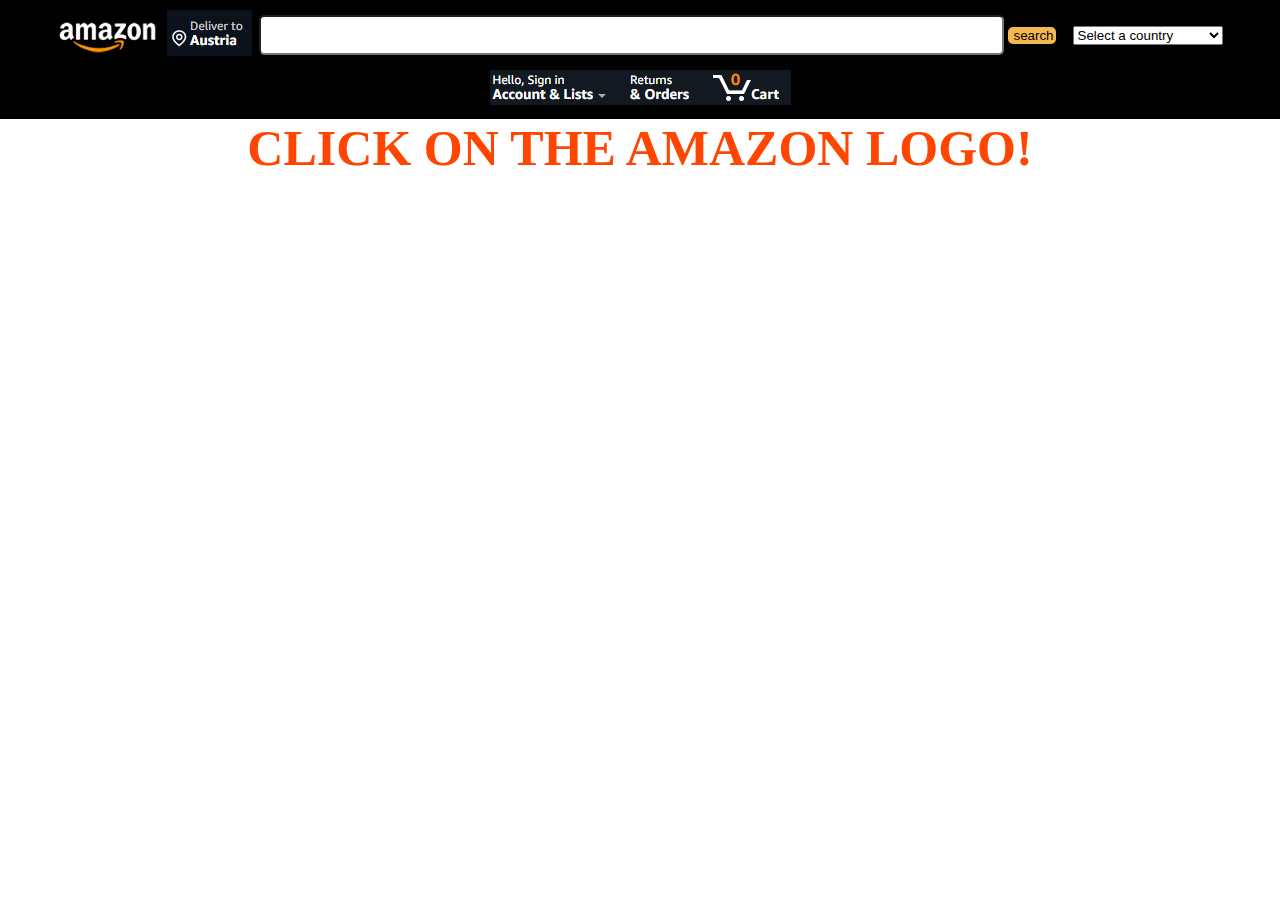
<file: Day-4-exercises/index.html>
<!DOCTYPE html>
<html lang="en">
<head>
    <meta charset="UTF-8">
    <meta http-equiv="X-UA-Compatible" content="IE=edge">
    <meta name="viewport" content="width=device-width, initial-scale=1.0">
    <title>Day 4</title>
    <link rel="stylesheet" href="style.css">
</head>
<body>
    <!-- navbar start -->
    <div class="navbar">
        <div class="logo">
            <a href="https://www.amazon.com">
            <img src="images/amazon-logo.png" alt="Logo" class="logo">
        </a>
        </div>
        <div class="austira">
            <img src="images/dta.png" alt="Image not found"> 
        </div>
        <div class="search-div">
            <input type="search" name="" id="search-bar">
            <button>search</button class="icon">
        </div>

        <div></div>

        <div>
            <select class="countries">
                <option value="  " selected>Select a country</option>
                <option value="--">Not Specified</option>
                <option value="AF">Afghanistan</option>
                <option value="AL">Albania</option>
                <option value="DZ">Algeria</option>
                <option value="AS">American Samoa</option>
                <option value="AD">Andorra</option>
                <option value="AO">Angola</option>
                <option value="AI">Anguilla</option>
                <option value="AQ">Antarctica</option>
                <option value="AG">Antigua and Barbuda</option>
                <option value="AR">Argentina</option>
                <option value="AM">Armenia</option>
                <option value="AW">Aruba</option>
                <option value="AU">Australia</option>
                <option value="AT">Austria</option>
                <option value="AZ">Azerbaijan</option>
                <option value="BS">Bahamas</option>
                <option value="BH">Bahrain</option>
                <option value="BD">Bangladesh</option>
                <option value="BB">Barbados</option>
                <option value="BY">Belarus</option>
                <option value="BE">Belgium</option>
                <option value="BZ">Belize</option>
                <option value="BJ">Benin</option>
                <option value="BM">Bermuda</option>
                <option value="BT">Bhutan</option>
                <option value="BO">Bolivia</option>
                <option value="BA">Bosnia and Herzegowina</option>
                <option value="BW">Botswana</option>
                <option value="BV">Bouvet Island</option>
                <option value="BR">Brazil</option>
                <option value="IO">British Indian Ocean Territory</option>
                <option value="BN">Brunei Darussalam</option>
                <option value="BG">Bulgaria</option>
                <option value="BF">Burkina Faso</option>
                <option value="BI">Burundi</option>
                <option value="KH">Cambodia</option>
                <option value="CM">Cameroon</option>
                <option value="CA">Canada</option>
                <option value="CV">Cape Verde</option>
                <option value="KY">Cayman Islands</option>
                <option value="CF">Central African Republic</option>
                <option value="TD">Chad</option>
                <option value="CL">Chile</option>
                <option value="CN">China</option>
                <option value="CX">Christmas Island</option>
                <option value="CC">Cocos (Keeling) Islands</option>
                <option value="CO">Colombia</option>
                <option value="KM">Comoros</option>
                <option value="CG">Congo</option>
                <option value="CD">Congo, the Democratic Republic of the</option>
                <option value="CK">Cook Islands</option>
                <option value="CR">Costa Rica</option>
                <option value="CI">Cote d'Ivoire</option>
                <option value="HR">Croatia (Hrvatska)</option>
                <option value="CU">Cuba</option>
                <option value="CY">Cyprus</option>
                <option value="CZ">Czech Republic</option>
                <option value="DK">Denmark</option>
                <option value="DJ">Djibouti</option>
                <option value="DM">Dominica</option>
                <option value="DO">Dominican Republic</option>
                <option value="TP">East Timor</option>
                <option value="EC">Ecuador</option>
                <option value="EG">Egypt</option>
                <option value="SV">El Salvador</option>
                <option value="GQ">Equatorial Guinea</option>
                <option value="ER">Eritrea</option>
                <option value="EE">Estonia</option>
                <option value="ET">Ethiopia</option>
                <option value="FK">Falkland Islands (Malvinas)</option>
                <option value="FO">Faroe Islands</option>
                <option value="FJ">Fiji</option>
                <option value="FI">Finland</option>
                <option value="FR">France</option>
                <option value="FX">France, Metropolitan</option>
                <option value="GF">French Guiana</option>
                <option value="PF">French Polynesia</option>
                <option value="TF">French Southern Territories</option>
                <option value="GA">Gabon</option>
                <option value="GM">Gambia</option>
                <option value="GE">Georgia</option>
                <option value="DE">Germany</option>
                <option value="GH">Ghana</option>
                <option value="GI">Gibraltar</option>
                <option value="GR">Greece</option>
                <option value="GL">Greenland</option>
                <option value="GD">Grenada</option>
                <option value="GP">Guadeloupe</option>
                <option value="GU">Guam</option>
                <option value="GT">Guatemala</option>
                <option value="GN">Guinea</option>
                <option value="GW">Guinea-Bissau</option>
                <option value="GY">Guyana</option>
                <option value="HT">Haiti</option>
                <option value="HM">Heard and Mc Donald Islands</option>
                <option value="VA">Holy See (Vatican City State)</option>
                <option value="HN">Honduras</option>
                <option value="HK">Hong Kong</option>
                <option value="HU">Hungary</option>
                <option value="IS">Iceland</option>
                <option value="IN">India</option>
                <option value="ID">Indonesia</option>
                <option value="IR">Iran (Islamic Republic of)</option>
                <option value="IQ">Iraq</option>
                <option value="IE">Ireland</option>
                <option value="IL">Israel</option>
                <option value="IT">Italy</option>
                <option value="JM">Jamaica</option>
                <option value="JP">Japan</option>
                <option value="JO">Jordan</option>
                <option value="KZ">Kazakhstan</option>
                <option value="KE">Kenya</option>
                <option value="KI">Kiribati</option>
                <option value="KP">Korea, Democratic People's Republic of</option>
                <option value="KR">Korea, Republic of</option>
                <option value="KW">Kuwait</option>
                <option value="KG">Kyrgyzstan</option>
                <option value="LA">Lao People's Democratic Republic</option>
                <option value="LV">Latvia</option>
                <option value="LB">Lebanon</option>
                <option value="LS">Lesotho</option>
                <option value="LR">Liberia</option>
                <option value="LY">Libyan Arab Jamahiriya</option>
                <option value="LI">Liechtenstein</option>
                <option value="LT">Lithuania</option>
                <option value="LU">Luxembourg</option>
                <option value="MO">Macau</option>
                <option value="MK">Macedonia, The Former Yugoslav Republic of</option>
                <option value="MG">Madagascar</option>
                <option value="MW">Malawi</option>
                <option value="MY">Malaysia</option>
                <option value="MV">Maldives</option>
                <option value="ML">Mali</option>
                <option value="MT">Malta</option>
                <option value="MH">Marshall Islands</option>
                <option value="MQ">Martinique</option>
                <option value="MR">Mauritania</option>
                <option value="MU">Mauritius</option>
                <option value="YT">Mayotte</option>
                <option value="MX">Mexico</option>
                <option value="FM">Micronesia, Federated States of</option>
                <option value="MD">Moldova, Republic of</option>
                <option value="MC">Monaco</option>
                <option value="MN">Mongolia</option>
                <option value="MS">Montserrat</option>
                <option value="MA">Morocco</option>
                <option value="MZ">Mozambique</option>
                <option value="MM">Myanmar</option>
                <option value="NA">Namibia</option>
                <option value="NR">Nauru</option>
                <option value="NP">Nepal</option>
                <option value="NL">Netherlands</option>
                <option value="AN">Netherlands Antilles</option>
                <option value="NC">New Caledonia</option>
                <option value="NZ">New Zealand</option>
                <option value="NI">Nicaragua</option>
                <option value="NE">Niger</option>
                <option value="NG">Nigeria</option>
                <option value="NU">Niue</option>
                <option value="NF">Norfolk Island</option>
                <option value="MP">Northern Mariana Islands</option>
                <option value="NO">Norway</option>
                <option value="OM">Oman</option>
                <option value="PK">Pakistan</option>
                <option value="PW">Palau</option>
                <option value="PA">Panama</option>
                <option value="PG">Papua New Guinea</option>
                <option value="PY">Paraguay</option>
                <option value="PE">Peru</option>
                <option value="PH">Philippines</option>
                <option value="PN">Pitcairn</option>
                <option value="PL">Poland</option>
                <option value="PT">Portugal</option>
                <option value="PR">Puerto Rico</option>
                <option value="QA">Qatar</option>
                <option value="RE">Reunion</option>
                <option value="RO">Romania</option>
                <option value="RU">Russian Federation</option>
                <option value="RW">Rwanda</option>
                <option value="KN">Saint Kitts and Nevis</option> 
                <option value="LC">Saint LUCIA</option>
                <option value="VC">Saint Vincent and the Grenadines</option>
                <option value="WS">Samoa</option>
                <option value="SM">San Marino</option>
                <option value="ST">Sao Tome and Principe</option> 
                <option value="SA">Saudi Arabia</option>
                <option value="SN">Senegal</option>
                <option value="SC">Seychelles</option>
                <option value="SL">Sierra Leone</option>
                <option value="SG">Singapore</option>
                <option value="SK">Slovakia (Slovak Republic)</option>
                <option value="SI">Slovenia</option>
                <option value="SB">Solomon Islands</option>
                <option value="SO">Somalia</option>
                <option value="ZA">South Africa</option>
                <option value="GS">South Georgia and the South Sandwich Islands</option>
                <option value="ES">Spain</option>
                <option value="LK">Sri Lanka</option>
                <option value="SH">St. Helena</option>
                <option value="PM">St. Pierre and Miquelon</option>
                <option value="SD">Sudan</option>
                <option value="SR">Suriname</option>
                <option value="SJ">Svalbard and Jan Mayen Islands</option>
                <option value="SZ">Swaziland</option>
                <option value="SE">Sweden</option>
                <option value="CH">Switzerland</option>
                <option value="SY">Syrian Arab Republic</option>
                <option value="TW">Taiwan, Province of China</option>
                <option value="TJ">Tajikistan</option>
                <option value="TZ">Tanzania, United Republic of</option>
                <option value="TH">Thailand</option>
                <option value="TG">Togo</option>
                <option value="TK">Tokelau</option>
                <option value="TO">Tonga</option>
                <option value="TT">Trinidad and Tobago</option>
                <option value="TN">Tunisia</option>
                <option value="TR">Turkey</option>
                <option value="TM">Turkmenistan</option>
                <option value="TC">Turks and Caicos Islands</option>
                <option value="TV">Tuvalu</option>
                <option value="UG">Uganda</option>
                <option value="UA">Ukraine</option>
                <option value="AE">United Arab Emirates</option>
                <option value="GB">United Kingdom</option>
                <option value="US">United States</option>
                <option value="UM">United States Minor Outlying Islands</option>
                <option value="UY">Uruguay</option>
                <option value="UZ">Uzbekistan</option>
                <option value="VU">Vanuatu</option>
                <option value="VE">Venezuela</option>
                <option value="VN">Viet Nam</option>
                <option value="VG">Virgin Islands (British)</option>
                <option value="VI">Virgin Islands (U.S.)</option>
                <option value="WF">Wallis and Futuna Islands</option>
                <option value="EH">Western Sahara</option>
                <option value="YE">Yemen</option>
                <option value="YU">Yugoslavia</option>
                <option value="ZM">Zambia</option>
                <option value="ZW">Zimbabwe</option>
            </select>
        </div>

        <div class="navend">
            <img src="images/nav-end.png" alt="" >
        </div>
        
    </div>
        <!-- navbar end -->
        <div class="topSecret">
            CLICK ON THE AMAZON LOGO!
        </div>

</body>
</html>
</file>
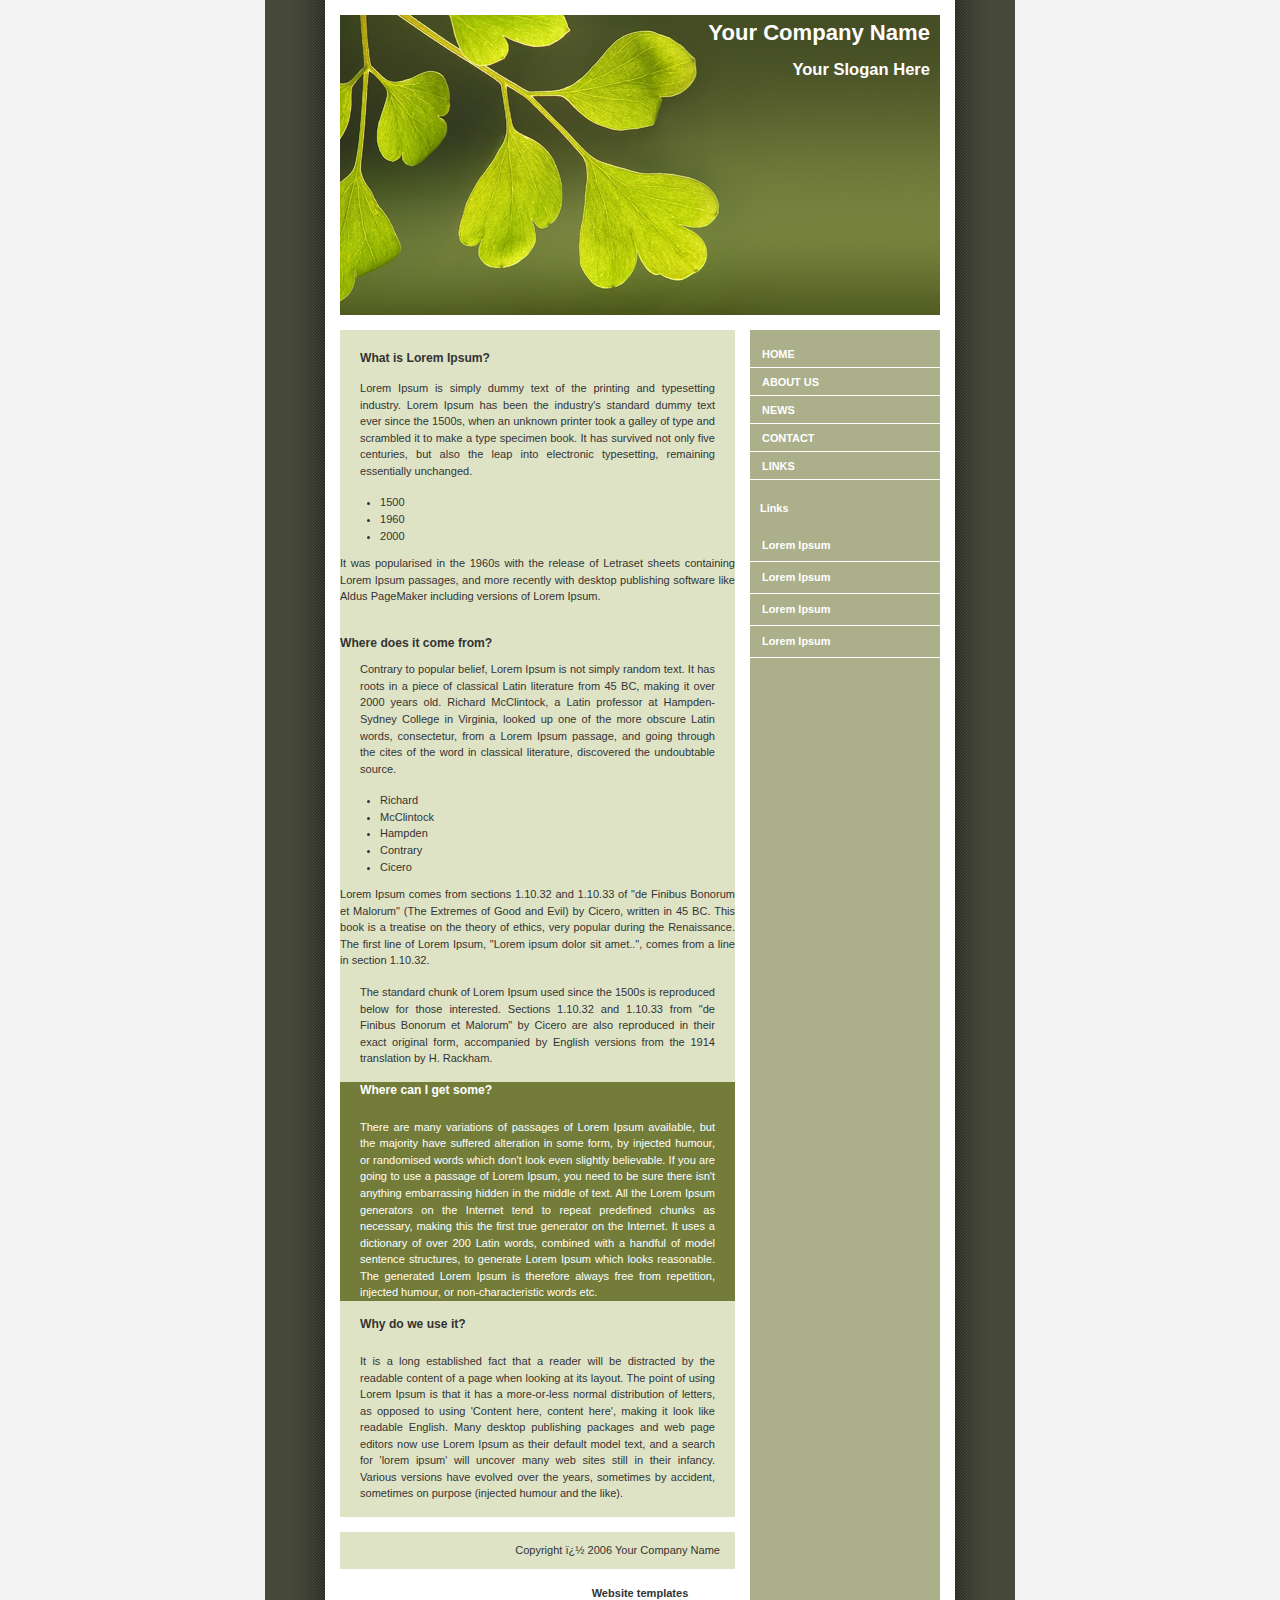
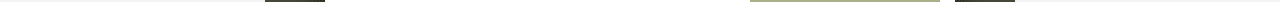
<file: Day-3-exercises/Intermediate/index.html>
<!DOCTYPE html PUBLIC "-//W3C//DTD XHTML 1.0 Strict//EN"
	"http://www.w3.org/TR/xhtml1/DTD/xhtml1-strict.dtd">
<html xmlns="http://www.w3.org/1999/xhtml" xml:lang="en" >
<head>
	<meta http-equiv="content-type" content="text/html; charset=iso-8859-1" />
	<title>Your Company Name</title>
	<link rel="stylesheet" type="text/css" media="screen" href="style.css" />

	<!-- Your CSS goes here -->
	<style>
        .container
        {
            background-color: #464939;
        }

        h3
        {
            font-size: 12pt;
        }

        #participation
        {
            background-color: #747C3A;
            color: white;
        }

        .danger
        {
            color: brown, bold;
        }

        ul  > li
        {
            color: #525D21, italic;
        }

        .year.strong 
        {
            color: #DD8804;
        } 

	</style>

</head>
<body>

	<div id="container">
		<div id="intro">
			<div id="pageHeader">
				<h1><span>Your Company Name</span></h1>
				<h2><span>Your Slogan Here</span></h2>
			</div>
		</div>

		<div id="supportingText">
			<div id="explanation">
				<h3><span>What is Lorem Ipsum?</span></h3>
				<p class="p1"><span>Lorem Ipsum is simply dummy text of the printing and typesetting industry. Lorem Ipsum has been the industry's standard dummy text ever since the 1500s, when an unknown printer took a galley of type and scrambled it to make a type specimen book. <span class="danger">It has survived not only five centuries</span>, but also the leap into electronic typesetting, remaining essentially unchanged. 
					<ul>
						<span class="years">
							<li>1500</li>
							<li class="strong">1960</li>
							<li>2000</li>
						</span>
					</ul>
					It was popularised in the 1960s with the release of Letraset sheets containing Lorem Ipsum passages, and more recently with desktop publishing software like Aldus PageMaker including versions of Lorem Ipsum.</span></p>
				</div>
				<div id="philosophy">
					<h3><span>Where does it come from?</span></h3>
					<p class="p1"><span>Contrary to popular belief, Lorem Ipsum is not simply random text. It has roots in a piece of classical Latin literature from 45 BC, making it over 2000 years old. Richard McClintock, a Latin professor at Hampden-Sydney College in Virginia, looked up one of the more obscure Latin words, consectetur, from a Lorem Ipsum passage, and going through the cites of the word in classical literature, discovered the undoubtable source. 

						<ul>
							<li>Richard</li>
							<li>McClintock</li>
							<span>
								<li class="strong">Hampden</li>
							</span>
							<li>Contrary</li>
							<li>Cicero</li>
						</ul>

						Lorem Ipsum comes from sections 1.10.32 and 1.10.33 of "de Finibus Bonorum et Malorum" (The Extremes of Good and Evil) by Cicero, written in 45 BC. This book is a treatise on the theory of ethics, very popular during the Renaissance. The first line of Lorem Ipsum, "Lorem ipsum dolor sit amet..", comes from a line in section 1.10.32.</span></p>
						<p class="p2"><span><span class="danger">The standard chunk of Lorem Ipsum used since the 1500s is reproduced below for those interested.</span> Sections 1.10.32 and 1.10.33 from "de Finibus Bonorum et Malorum" by Cicero are also reproduced in their exact original form, accompanied by English versions from the 1914 translation by H. Rackham.</span></p>
					</div>

					<div id="participation">
						<h3><span>Where can I get some?</span></h3>
						<p class="p1"><span>There are many variations of passages of Lorem Ipsum available, but the majority have suffered alteration in some form, by injected humour, or randomised words which don't look even slightly believable. If you are going to use a passage of Lorem Ipsum, you need to be sure there isn't anything embarrassing hidden in the middle of text. All the Lorem Ipsum generators on the Internet tend to repeat predefined chunks as necessary, making this the first true generator on the Internet. It uses a dictionary of over 200 Latin words, combined with a handful of model sentence structures, to generate Lorem Ipsum which looks reasonable. The generated Lorem Ipsum is therefore always free from repetition, injected humour, or non-characteristic words etc.</span></p>
					</div>

					<div id="benefits">
						<h3><span>Why do we use it?</span></h3>
						<p class="p1"><span>It is a long established fact that a reader will be distracted by the readable content of a page when looking at its layout. The point of using Lorem Ipsum is that it has a more-or-less normal distribution of letters, as opposed to using 'Content here, content here', making it look like readable English. Many desktop publishing packages and web page editors now use Lorem Ipsum as their default model text, and a search for 'lorem ipsum' will uncover many web sites still in their infancy. Various versions have evolved over the years, sometimes by accident, sometimes on purpose (injected humour and the like).</span></p>
					</div>

					<div id="footer">
						Copyright � 2006 Your Company Name
					</div>

				</div>


				<div id="linkList">
					<div id="linkList2">
						<div id="lselect">
							<ul>
								<li><a href="">Home</a></li>
								<li><a href="">About Us</a></li>
								<li><a href="">News</a></li>
								<li><a href="">Contact</a></li>
								<li><a href="">Links</a></li>
							</ul>
						</div>

						<div id="larchives">
							<h3 class="archives"><span>Links</span></h3>
							<ul>
								<li><a href="">Lorem Ipsum</a></li>
								<li><a href="">Lorem Ipsum</a></li>
								<li><a href="">Lorem Ipsum</a></li>
								<li><a href="">Lorem Ipsum</a></li>
							</ul>
						</div>
					</div>
				</div>


			</div>
			<!-- Designed by DreamTemplate. Please leave link unmodified. -->
			<br><center><a href="http://www.dreamtemplate.com" title="Website Templates" target="_blank">Website templates</a></center>
		</body>
		</html>
</file>
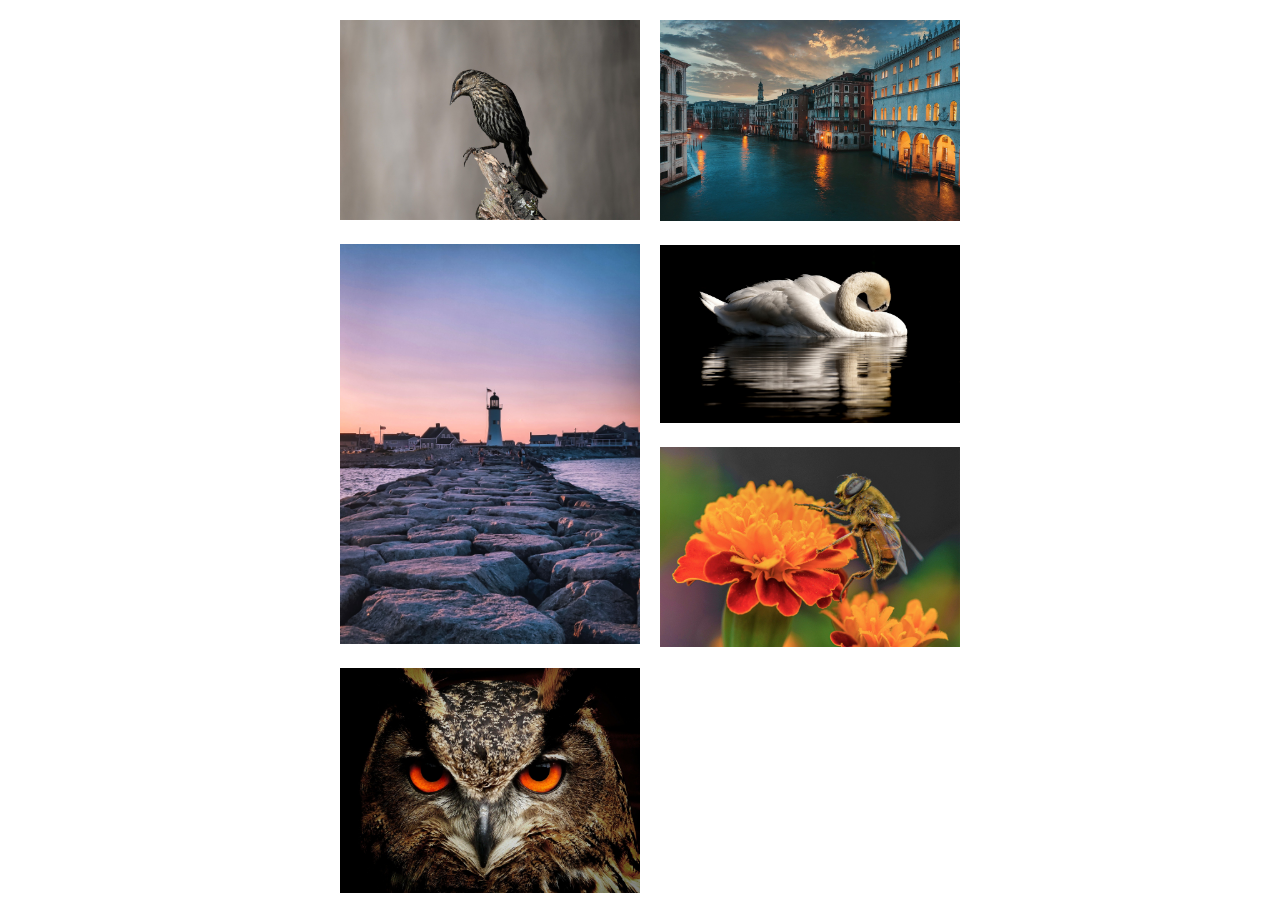
<file: Day-4-exercises/E2/index.html>
<!DOCTYPE html>
<html lang="en">
<head>
    <meta charset="UTF-8">
    <meta http-equiv="X-UA-Compatible" content="IE=edge">
    <meta name="viewport" content="width=device-width, initial-scale=1.0">
    <title>Day_4_E2</title>
    <link rel="stylesheet" href="style.css">
</head>
<body>
    <div class="album">
        <div class="column1">
            <div class="photos">
                <img src="images/bird.jpg" alt="Image not found">
            </div>
            <div class="photos">
                <img src="images/lighthouse.jpg" alt="Image not found">
            </div>
            <div class="photos">
                <img src="images/owl.jpg" alt="Image not found">
            </div>
        </div>
        <div class="column2">
            <div class="photos">
                <img src="images/canal.jpg" alt="Image not found">
            </div>
            <div class="photos">
                <img src="images/bg3a.jpg" alt="Image not found">
            </div>
            <div class="photos">
                <img src="images/bean.jpg" alt="Image not found">
            </div>
        </div>
    </div>

</body>
</html>
</file>
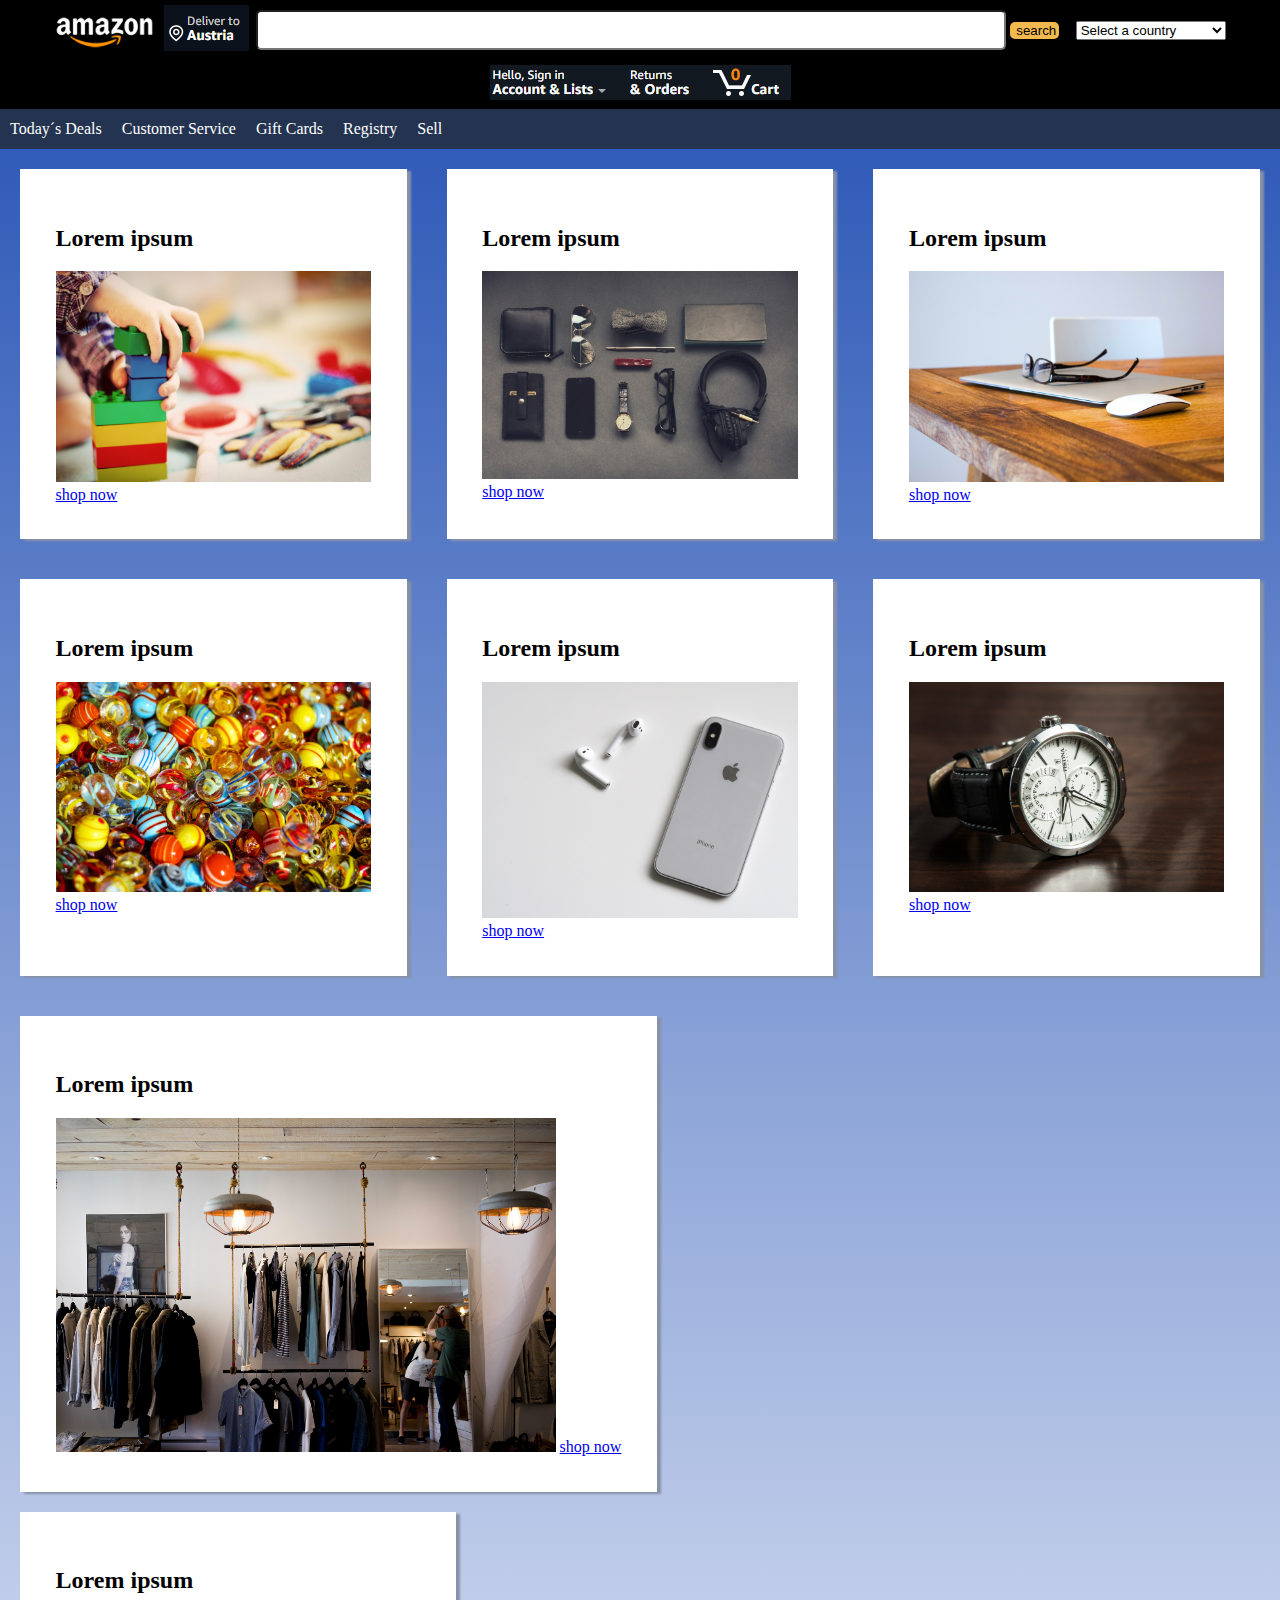
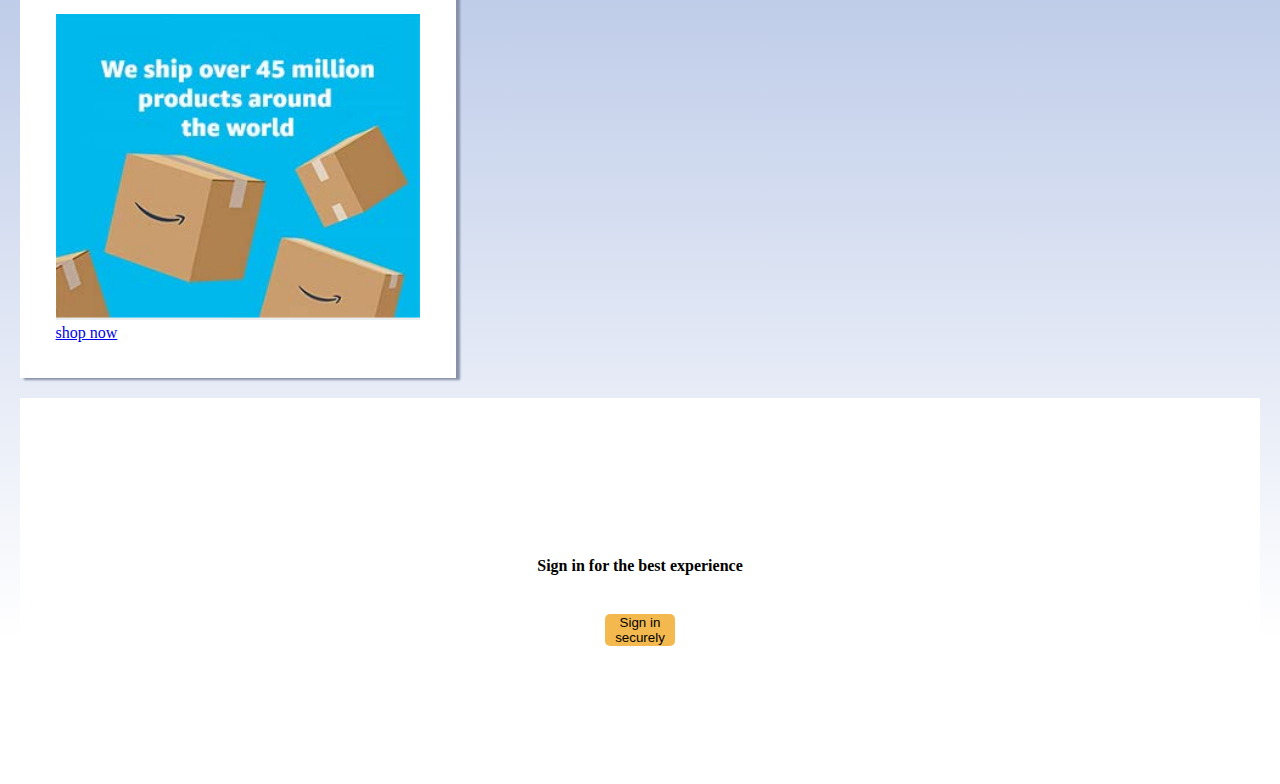
<file: Day-4-exercises/E3/index.html>
<!DOCTYPE html>
<html lang="en">
<head>
    <meta charset="UTF-8">
    <meta http-equiv="X-UA-Compatible" content="IE=edge">
    <meta name="viewport" content="width=device-width, initial-scale=1.0">
    <title>Day 4</title>
    <link rel="stylesheet" href="style.css">
</head>
<body>
    <!-- navbar start -->
    <div class="navbar">
        <div class="logo">
            <a href="https://www.amazon.com">
            <img src="images/amazon-logo.png" alt="Logo" class="logo">
        </a>
        </div>
        <div class="austira">
            <img src="images/dta.png" alt="Image not found"> 
        </div>
        <div class="search-div">
            <input type="search" name="" id="search-bar">
            <button>search</button class="icon">
        </div>

        <div></div>

        <div>
            <select class="countries">
                <option value="  " selected>Select a country</option>
                <option value="--">Not Specified</option>
                <option value="AF">Afghanistan</option>
                <option value="AL">Albania</option>
                <option value="DZ">Algeria</option>
                <option value="AS">American Samoa</option>
                <option value="AD">Andorra</option>
                <option value="AO">Angola</option>
                <option value="AI">Anguilla</option>
                <option value="AQ">Antarctica</option>
                <option value="AG">Antigua and Barbuda</option>
                <option value="AR">Argentina</option>
                <option value="AM">Armenia</option>
                <option value="AW">Aruba</option>
                <option value="AU">Australia</option>
                <option value="AT">Austria</option>
                <option value="AZ">Azerbaijan</option>
                <option value="BS">Bahamas</option>
                <option value="BH">Bahrain</option>
                <option value="BD">Bangladesh</option>
                <option value="BB">Barbados</option>
                <option value="BY">Belarus</option>
                <option value="BE">Belgium</option>
                <option value="BZ">Belize</option>
                <option value="BJ">Benin</option>
                <option value="BM">Bermuda</option>
                <option value="BT">Bhutan</option>
                <option value="BO">Bolivia</option>
                <option value="BA">Bosnia and Herzegowina</option>
                <option value="BW">Botswana</option>
                <option value="BV">Bouvet Island</option>
                <option value="BR">Brazil</option>
                <option value="IO">British Indian Ocean Territory</option>
                <option value="BN">Brunei Darussalam</option>
                <option value="BG">Bulgaria</option>
                <option value="BF">Burkina Faso</option>
                <option value="BI">Burundi</option>
                <option value="KH">Cambodia</option>
                <option value="CM">Cameroon</option>
                <option value="CA">Canada</option>
                <option value="CV">Cape Verde</option>
                <option value="KY">Cayman Islands</option>
                <option value="CF">Central African Republic</option>
                <option value="TD">Chad</option>
                <option value="CL">Chile</option>
                <option value="CN">China</option>
                <option value="CX">Christmas Island</option>
                <option value="CC">Cocos (Keeling) Islands</option>
                <option value="CO">Colombia</option>
                <option value="KM">Comoros</option>
                <option value="CG">Congo</option>
                <option value="CD">Congo, the Democratic Republic of the</option>
                <option value="CK">Cook Islands</option>
                <option value="CR">Costa Rica</option>
                <option value="CI">Cote d'Ivoire</option>
                <option value="HR">Croatia (Hrvatska)</option>
                <option value="CU">Cuba</option>
                <option value="CY">Cyprus</option>
                <option value="CZ">Czech Republic</option>
                <option value="DK">Denmark</option>
                <option value="DJ">Djibouti</option>
                <option value="DM">Dominica</option>
                <option value="DO">Dominican Republic</option>
                <option value="TP">East Timor</option>
                <option value="EC">Ecuador</option>
                <option value="EG">Egypt</option>
                <option value="SV">El Salvador</option>
                <option value="GQ">Equatorial Guinea</option>
                <option value="ER">Eritrea</option>
                <option value="EE">Estonia</option>
                <option value="ET">Ethiopia</option>
                <option value="FK">Falkland Islands (Malvinas)</option>
                <option value="FO">Faroe Islands</option>
                <option value="FJ">Fiji</option>
                <option value="FI">Finland</option>
                <option value="FR">France</option>
                <option value="FX">France, Metropolitan</option>
                <option value="GF">French Guiana</option>
                <option value="PF">French Polynesia</option>
                <option value="TF">French Southern Territories</option>
                <option value="GA">Gabon</option>
                <option value="GM">Gambia</option>
                <option value="GE">Georgia</option>
                <option value="DE">Germany</option>
                <option value="GH">Ghana</option>
                <option value="GI">Gibraltar</option>
                <option value="GR">Greece</option>
                <option value="GL">Greenland</option>
                <option value="GD">Grenada</option>
                <option value="GP">Guadeloupe</option>
                <option value="GU">Guam</option>
                <option value="GT">Guatemala</option>
                <option value="GN">Guinea</option>
                <option value="GW">Guinea-Bissau</option>
                <option value="GY">Guyana</option>
                <option value="HT">Haiti</option>
                <option value="HM">Heard and Mc Donald Islands</option>
                <option value="VA">Holy See (Vatican City State)</option>
                <option value="HN">Honduras</option>
                <option value="HK">Hong Kong</option>
                <option value="HU">Hungary</option>
                <option value="IS">Iceland</option>
                <option value="IN">India</option>
                <option value="ID">Indonesia</option>
                <option value="IR">Iran (Islamic Republic of)</option>
                <option value="IQ">Iraq</option>
                <option value="IE">Ireland</option>
                <option value="IL">Israel</option>
                <option value="IT">Italy</option>
                <option value="JM">Jamaica</option>
                <option value="JP">Japan</option>
                <option value="JO">Jordan</option>
                <option value="KZ">Kazakhstan</option>
                <option value="KE">Kenya</option>
                <option value="KI">Kiribati</option>
                <option value="KP">Korea, Democratic People's Republic of</option>
                <option value="KR">Korea, Republic of</option>
                <option value="KW">Kuwait</option>
                <option value="KG">Kyrgyzstan</option>
                <option value="LA">Lao People's Democratic Republic</option>
                <option value="LV">Latvia</option>
                <option value="LB">Lebanon</option>
                <option value="LS">Lesotho</option>
                <option value="LR">Liberia</option>
                <option value="LY">Libyan Arab Jamahiriya</option>
                <option value="LI">Liechtenstein</option>
                <option value="LT">Lithuania</option>
                <option value="LU">Luxembourg</option>
                <option value="MO">Macau</option>
                <option value="MK">Macedonia, The Former Yugoslav Republic of</option>
                <option value="MG">Madagascar</option>
                <option value="MW">Malawi</option>
                <option value="MY">Malaysia</option>
                <option value="MV">Maldives</option>
                <option value="ML">Mali</option>
                <option value="MT">Malta</option>
                <option value="MH">Marshall Islands</option>
                <option value="MQ">Martinique</option>
                <option value="MR">Mauritania</option>
                <option value="MU">Mauritius</option>
                <option value="YT">Mayotte</option>
                <option value="MX">Mexico</option>
                <option value="FM">Micronesia, Federated States of</option>
                <option value="MD">Moldova, Republic of</option>
                <option value="MC">Monaco</option>
                <option value="MN">Mongolia</option>
                <option value="MS">Montserrat</option>
                <option value="MA">Morocco</option>
                <option value="MZ">Mozambique</option>
                <option value="MM">Myanmar</option>
                <option value="NA">Namibia</option>
                <option value="NR">Nauru</option>
                <option value="NP">Nepal</option>
                <option value="NL">Netherlands</option>
                <option value="AN">Netherlands Antilles</option>
                <option value="NC">New Caledonia</option>
                <option value="NZ">New Zealand</option>
                <option value="NI">Nicaragua</option>
                <option value="NE">Niger</option>
                <option value="NG">Nigeria</option>
                <option value="NU">Niue</option>
                <option value="NF">Norfolk Island</option>
                <option value="MP">Northern Mariana Islands</option>
                <option value="NO">Norway</option>
                <option value="OM">Oman</option>
                <option value="PK">Pakistan</option>
                <option value="PW">Palau</option>
                <option value="PA">Panama</option>
                <option value="PG">Papua New Guinea</option>
                <option value="PY">Paraguay</option>
                <option value="PE">Peru</option>
                <option value="PH">Philippines</option>
                <option value="PN">Pitcairn</option>
                <option value="PL">Poland</option>
                <option value="PT">Portugal</option>
                <option value="PR">Puerto Rico</option>
                <option value="QA">Qatar</option>
                <option value="RE">Reunion</option>
                <option value="RO">Romania</option>
                <option value="RU">Russian Federation</option>
                <option value="RW">Rwanda</option>
                <option value="KN">Saint Kitts and Nevis</option> 
                <option value="LC">Saint LUCIA</option>
                <option value="VC">Saint Vincent and the Grenadines</option>
                <option value="WS">Samoa</option>
                <option value="SM">San Marino</option>
                <option value="ST">Sao Tome and Principe</option> 
                <option value="SA">Saudi Arabia</option>
                <option value="SN">Senegal</option>
                <option value="SC">Seychelles</option>
                <option value="SL">Sierra Leone</option>
                <option value="SG">Singapore</option>
                <option value="SK">Slovakia (Slovak Republic)</option>
                <option value="SI">Slovenia</option>
                <option value="SB">Solomon Islands</option>
                <option value="SO">Somalia</option>
                <option value="ZA">South Africa</option>
                <option value="GS">South Georgia and the South Sandwich Islands</option>
                <option value="ES">Spain</option>
                <option value="LK">Sri Lanka</option>
                <option value="SH">St. Helena</option>
                <option value="PM">St. Pierre and Miquelon</option>
                <option value="SD">Sudan</option>
                <option value="SR">Suriname</option>
                <option value="SJ">Svalbard and Jan Mayen Islands</option>
                <option value="SZ">Swaziland</option>
                <option value="SE">Sweden</option>
                <option value="CH">Switzerland</option>
                <option value="SY">Syrian Arab Republic</option>
                <option value="TW">Taiwan, Province of China</option>
                <option value="TJ">Tajikistan</option>
                <option value="TZ">Tanzania, United Republic of</option>
                <option value="TH">Thailand</option>
                <option value="TG">Togo</option>
                <option value="TK">Tokelau</option>
                <option value="TO">Tonga</option>
                <option value="TT">Trinidad and Tobago</option>
                <option value="TN">Tunisia</option>
                <option value="TR">Turkey</option>
                <option value="TM">Turkmenistan</option>
                <option value="TC">Turks and Caicos Islands</option>
                <option value="TV">Tuvalu</option>
                <option value="UG">Uganda</option>
                <option value="UA">Ukraine</option>
                <option value="AE">United Arab Emirates</option>
                <option value="GB">United Kingdom</option>
                <option value="US">United States</option>
                <option value="UM">United States Minor Outlying Islands</option>
                <option value="UY">Uruguay</option>
                <option value="UZ">Uzbekistan</option>
                <option value="VU">Vanuatu</option>
                <option value="VE">Venezuela</option>
                <option value="VN">Viet Nam</option>
                <option value="VG">Virgin Islands (British)</option>
                <option value="VI">Virgin Islands (U.S.)</option>
                <option value="WF">Wallis and Futuna Islands</option>
                <option value="EH">Western Sahara</option>
                <option value="YE">Yemen</option>
                <option value="YU">Yugoslavia</option>
                <option value="ZM">Zambia</option>
                <option value="ZW">Zimbabwe</option>
            </select>
        </div>

        <div class="navend">
            <img src="images/nav-end.png" alt="" >
        </div>
        
    </div>
        <!-- navbar end -->
        <!-- second navbar start -->
        <div class="secnav">
            <a href="" class="cl"></a>
            <div class="secnav_links">
                <a href="linksPages/Today´s Deals.html" class="links">Today´s Deals</a>
            </div>
            <div class="secnav_links">
                <a href="linksPages/Customer Service.html" class="links">Customer Service</a>
            </div>
            <div class="secnav_links">
                <a href="linksPages/Gift Cards.html" class="links">Gift Cards</a>
            </div>
            <div class="secnav_links">
                <a href="linksPages/Registry.html" class="links">Registry</a>
            </div>
            <div class="secnav_links">
                <a href="linksPages/Sell.html" class="links">Sell</a>
            </div>
        </div>
        <!-- second navbar end -->
        <!-- content start -->
        <div class="container">
            <div class="holder">
            <div class="column1">
                <div class="table">
                    <h2>Lorem ipsum</h2>
                    <img src="images/child-1864718_1920.jpg" alt="" class="hero">
                    <a href="https://www.amazon.com/s?k=amazonbasics&pd_rd_r=01ea01b5-d653-4025-817a-2bf3d8b0cc7b&pd_rd_w=XWEIj&pd_rd_wg=7aOGS&pf_rd_p=9349ffb9-3aaa-476f-8532-6a4a5c3da3e7&pf_rd_r=15HDBS5DM32EYCX6R1BH&ref=pd_gw_unk">shop now</a>
                </div>
                <div class="table">
                    <h2>Lorem ipsum</h2>
                    <img src="images/gadgets-336635_1920.jpg" alt="" class="hero">
                    <a href="https://www.amazon.com/s?k=amazonbasics&pd_rd_r=01ea01b5-d653-4025-817a-2bf3d8b0cc7b&pd_rd_w=XWEIj&pd_rd_wg=7aOGS&pf_rd_p=9349ffb9-3aaa-476f-8532-6a4a5c3da3e7&pf_rd_r=15HDBS5DM32EYCX6R1BH&ref=pd_gw_unk">shop now</a>
                </div>
                <div class="table">
                    <h2>Lorem ipsum</h2>
                    <img src="images/laptop-336704_1920.jpg" alt="" class="hero">
                    <a href="https://www.amazon.com/s?k=amazonbasics&pd_rd_r=01ea01b5-d653-4025-817a-2bf3d8b0cc7b&pd_rd_w=XWEIj&pd_rd_wg=7aOGS&pf_rd_p=9349ffb9-3aaa-476f-8532-6a4a5c3da3e7&pf_rd_r=15HDBS5DM32EYCX6R1BH&ref=pd_gw_unk">shop now</a>
                </div>
            </div>
            <div class="column1">
                <div class="table">
                    <h2>Lorem ipsum</h2>
                    <img src="images/marbles-1659398_1920.jpg" alt="" class="hero">
                    <a href="https://www.amazon.com/s?k=amazonbasics&pd_rd_r=01ea01b5-d653-4025-817a-2bf3d8b0cc7b&pd_rd_w=XWEIj&pd_rd_wg=7aOGS&pf_rd_p=9349ffb9-3aaa-476f-8532-6a4a5c3da3e7&pf_rd_r=15HDBS5DM32EYCX6R1BH&ref=pd_gw_unk">shop now</a>
                </div>
                <div class="table">
                    <h2>Lorem ipsum</h2>
                    <img src="images/technology-3068617_1920.jpg" alt="" class="hero">
                    <a href="https://www.amazon.com/s?k=amazonbasics&pd_rd_r=01ea01b5-d653-4025-817a-2bf3d8b0cc7b&pd_rd_w=XWEIj&pd_rd_wg=7aOGS&pf_rd_p=9349ffb9-3aaa-476f-8532-6a4a5c3da3e7&pf_rd_r=15HDBS5DM32EYCX6R1BH&ref=pd_gw_unk">shop now</a>
                </div>
                <div class="table">
                    <h2>Lorem ipsum</h2>
                    <img src="images/wristwatch-407096_1920.jpg" alt="" class="hero">
                    <a href="https://www.amazon.com/s?k=amazonbasics&pd_rd_r=01ea01b5-d653-4025-817a-2bf3d8b0cc7b&pd_rd_w=XWEIj&pd_rd_wg=7aOGS&pf_rd_p=9349ffb9-3aaa-476f-8532-6a4a5c3da3e7&pf_rd_r=15HDBS5DM32EYCX6R1BH&ref=pd_gw_unk">shop now</a>
                </div>
            </div>
            </div>
            <div class="column2">
                <div class="table">
                    <h2>Lorem ipsum</h2>
                    <img src="images/clothing-store-984396_1920.jpg" alt="" class="hero">
                    <a href="https://www.amazon.com/s?k=amazonbasics&pd_rd_r=01ea01b5-d653-4025-817a-2bf3d8b0cc7b&pd_rd_w=XWEIj&pd_rd_wg=7aOGS&pf_rd_p=9349ffb9-3aaa-476f-8532-6a4a5c3da3e7&pf_rd_r=15HDBS5DM32EYCX6R1BH&ref=pd_gw_unk">shop now</a>
                </div>
                <div class="table">
                    <h2>Lorem ipsum</h2>
                    <img src="images/delivery.PNG"  class="hero">
                    <a href="https://www.amazon.com/s?k=amazonbasics&pd_rd_r=01ea01b5-d653-4025-817a-2bf3d8b0cc7b&pd_rd_w=XWEIj&pd_rd_wg=7aOGS&pf_rd_p=9349ffb9-3aaa-476f-8532-6a4a5c3da3e7&pf_rd_r=15HDBS5DM32EYCX6R1BH&ref=pd_gw_unk">shop now</a>
                </div>
                <div class="signIn ">
                    <h4>
                        Sign in for the  best experience
                    </h4>
                    <br>
                    <button class="secureButton">Sign in securely</button>
                </div>
            
            </div>
        </div>
        
        <!-- content end -->

</body>
</html>
</file>
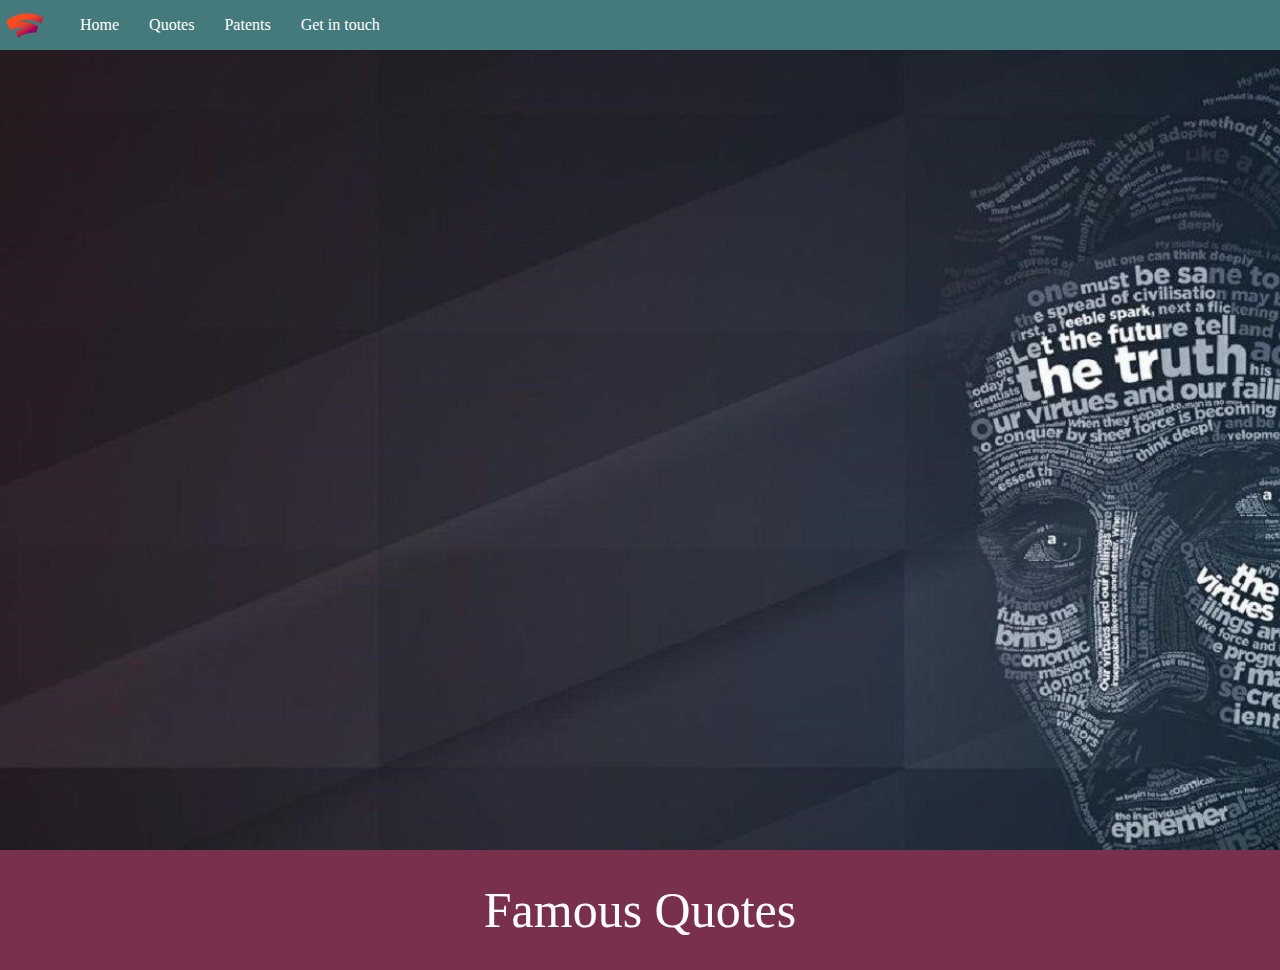
<file: Day-5-exercises/E1/index.html>
<!DOCTYPE html>
<html lang="en">
<head>
    <meta charset="UTF-8">
    <meta http-equiv="X-UA-Compatible" content="IE=edge">
    <meta name="viewport" content="width=device-width, initial-scale=1.0">
    <title>Document</title>
    <link rel="stylesheet" href="style.css">
</head>
<body>
    <!-- navbar start -->
    <div class="navbar">
    <ul>
        <img src="images/logo.png" class="logo" alt="">
        <li><a href="index.html">Home</a></li>
        <li><a href="pages.html/quotes.html">Quotes</a></li>
        <li><a href="pages.html/patents.html">Patents</a></li>
        <li><a href="pages/Get.html">Get in touch</a></li>
      </ul>
    </div>
    <!-- navbar end -->
    <!-- content start -->
    <div class="einstein">
        <!-- <img src="images/einstein.jpg" alt="Einstein not found" class="einstein-img"> -->
    </div>
    <!-- content end -->
    <!-- footer start -->
    <div class="footer">
        <p class="footer-text">
            Famous Quotes
        </p>
    </div>
    <!-- footer end -->
</body>
</html>
</file>
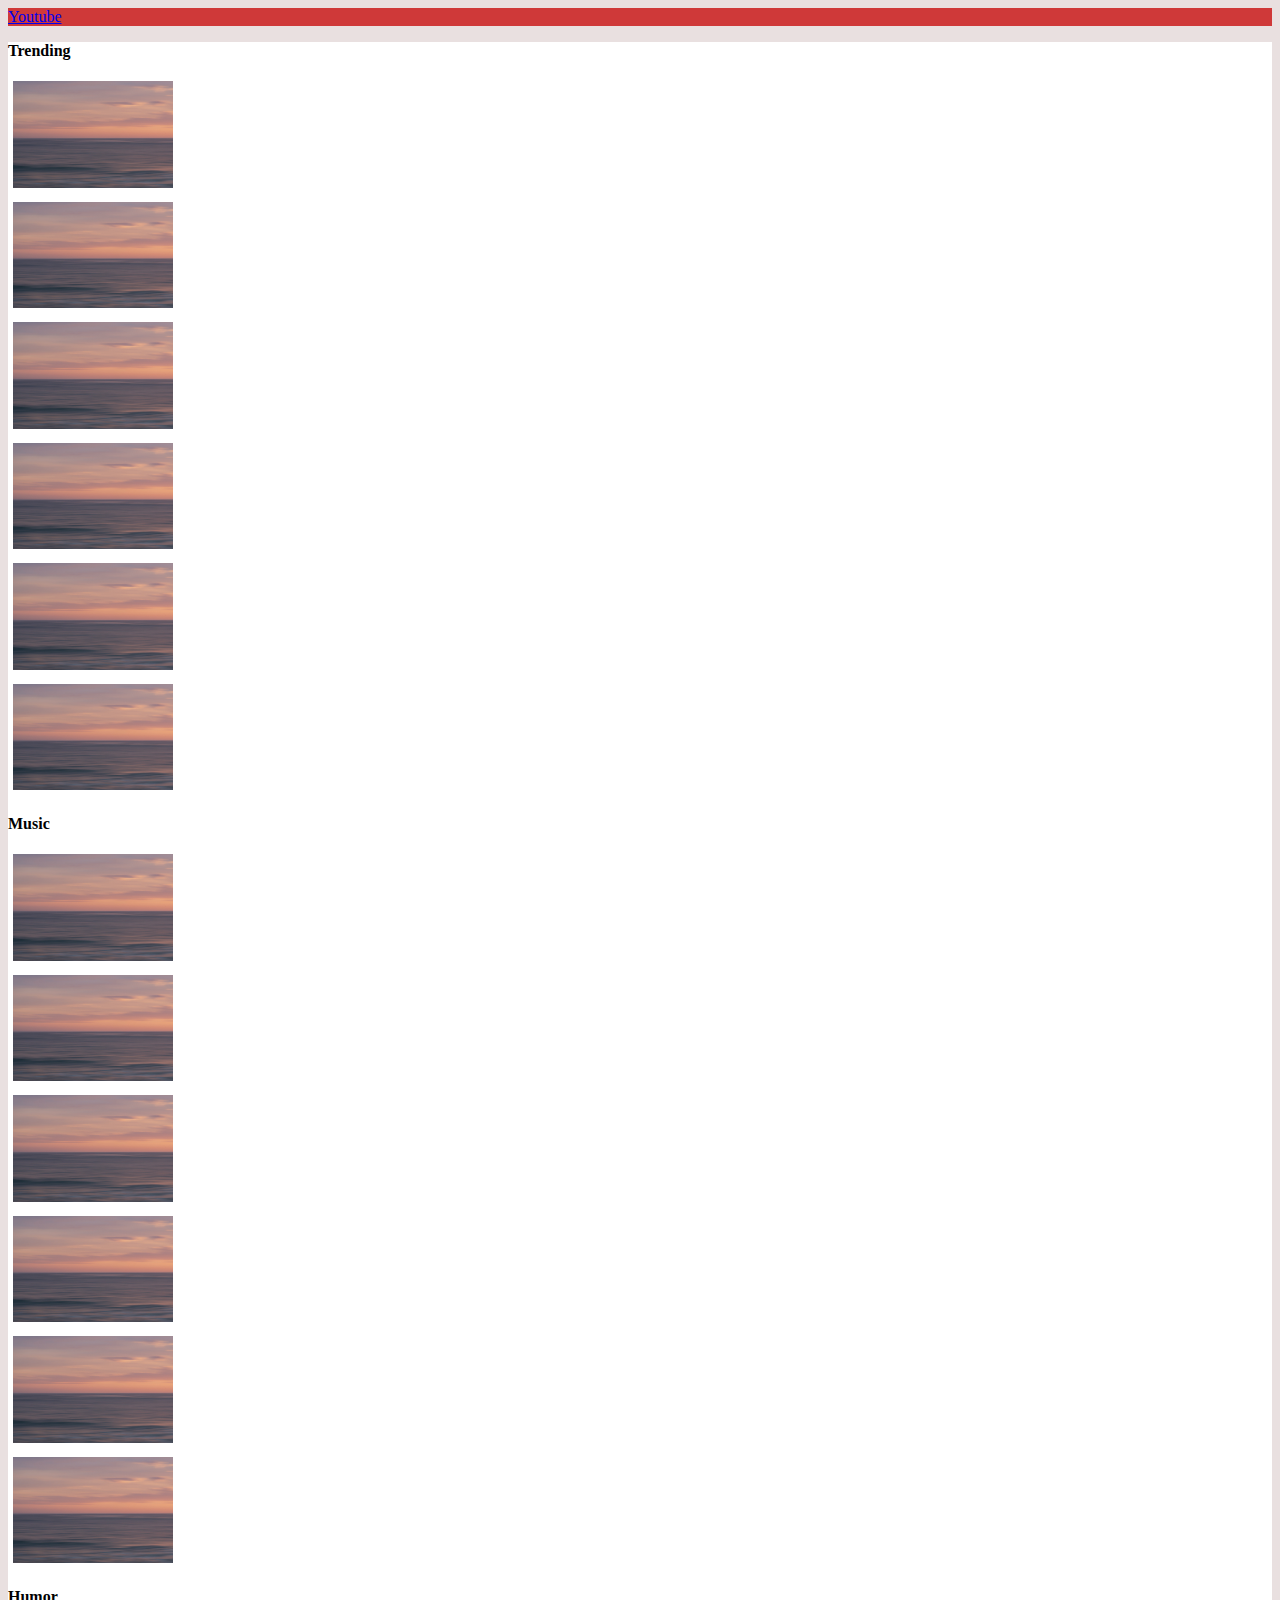
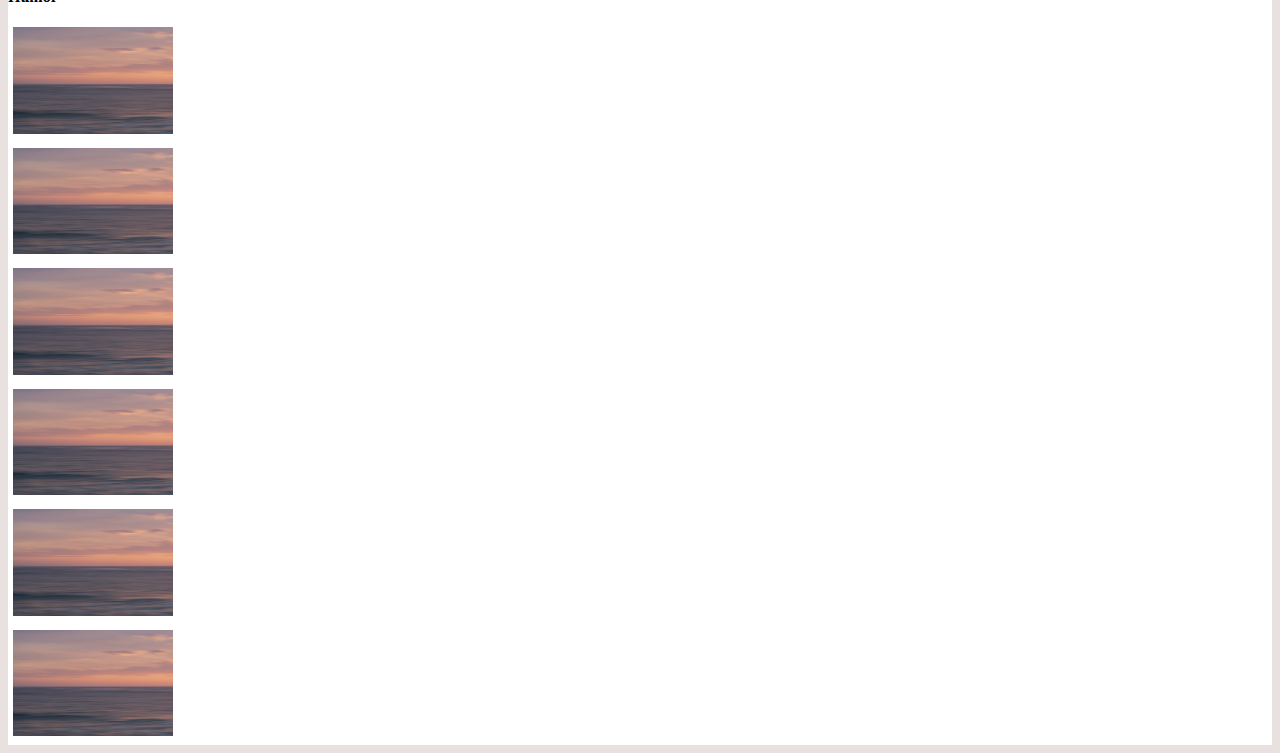
<file: Day-6-exercises/E1/index.html>
<!DOCTYPE html>
<html lang="en">
<head>
    <meta charset="UTF-8">
    <meta http-equiv="X-UA-Compatible" content="IE=edge">
    <meta name="viewport" content="width=device-width, initial-scale=1.0">
    <title>Document</title>
    <link href="https://cdn.jsdelivr.net/npm/bootstrap@5.1.0/dist/css/bootstrap.min.css" rel="stylesheet" integrity="sha384-KyZXEAg3QhqLMpG8r+8fhAXLRk2vvoC2f3B09zVXn8CA5QIVfZOJ3BCsw2P0p/We" crossorigin="anonymous">
    <script src="https://cdn.jsdelivr.net/npm/bootstrap@5.1.0/dist/js/bootstrap.bundle.min.js" integrity="sha384-U1DAWAznBHeqEIlVSCgzq+c9gqGAJn5c/t99JyeKa9xxaYpSvHU5awsuZVVFIhvj" crossorigin="anonymous"></script>
    <link rel="stylesheet" href="style.css">

</head>
<body>
    <!-- navbar start -->
    <nav class="navbar navbar-expand-lg navbar-light youtube">
        <div class="container-fluid">
          <a class="navbar-brand text-white ms-4" href="#">Youtube</a>
        </div>
      </nav>
    <!-- navbar end -->
    <!-- content start -->
    <div class="container the-con mt-4 bg-white">
        <div class="row g-0 p-2">
            <p>Trending</p>
            <div class="col-sm-6 col-md-4 col-lg-2 text-center">

                <img src="images/sea.jpg " alt="">
            </div>
            <div class="col-sm-6 col-md-4 col-lg-2 text-center">

                <img src="images/sea.jpg" alt="">
            </div>
            <div class="col-sm-6 col-md-4 col-lg-2 text-center">

                <img src="images/sea.jpg" alt="">
            </div>
            <div class="col-sm-6 col-md-4 col-lg-2 text-center">

                <img src="images/sea.jpg" alt="">
            </div>
            <div class="col-sm-6 col-md-4 col-lg-2 text-center">

                <img src="images/sea.jpg" alt="">
            </div>
            <div class="col-sm-6 col-md-4 col-lg-2 text-center">

                <img src="images/sea.jpg" alt="">
            </div>
        </div>
        <div class="row g-0 d-flex p-2">
            <p>Music</p>
            <div class="col-sm-6 col-md-4 col-lg-2 text-center">

                <img src="images/sea.jpg" alt="">
            </div>
            <div class="col-sm-6 col-md-4 col-lg-2 text-center">

                <img src="images/sea.jpg" alt="">
            </div>
            <div class="col-sm-6 col-md-4 col-lg-2 text-center">

                <img src="images/sea.jpg" alt="">
            </div>
            <div class="col-sm-6 col-md-4 col-lg-2 text-center">

                <img src="images/sea.jpg" alt="">
            </div>
            <div class="col-sm-6 col-md-4 col-lg-2 text-center">

                <img src="images/sea.jpg" alt="">
            </div>
            <div class="col-sm-6 col-md-4 col-lg-2 text-center">

                <img src="images/sea.jpg" alt="">
            </div>
        </div>
        <div class="row g-0 d-flex p-2">
            <p>Humor</p>
            <div class="col-sm-6 col-md-4 col-lg-2 text-center">

                <img src="images/sea.jpg" alt="">
            </div>
            <div class="col-sm-6 col-md-4 col-lg-2 text-center">

                <img src="images/sea.jpg" alt="">
            </div>
            <div class="col-sm-6 col-md-4 col-lg-2 text-center">

                <img src="images/sea.jpg" alt="">
            </div>
            <div class="col-sm-6 col-md-4 col-lg-2 text-center">

                <img src="images/sea.jpg" alt="">
            </div>
            <div class="col-sm-6 col-md-4 col-lg-2 text-center">

                <img src="images/sea.jpg" alt="">
            </div>
            <div class="col-sm-6 col-md-4 col-lg-2 text-center">

                <img src="images/sea.jpg" alt="">
            </div>
        </div>
    </div>    
    <!-- content end -->
</body>
</html>
</file>
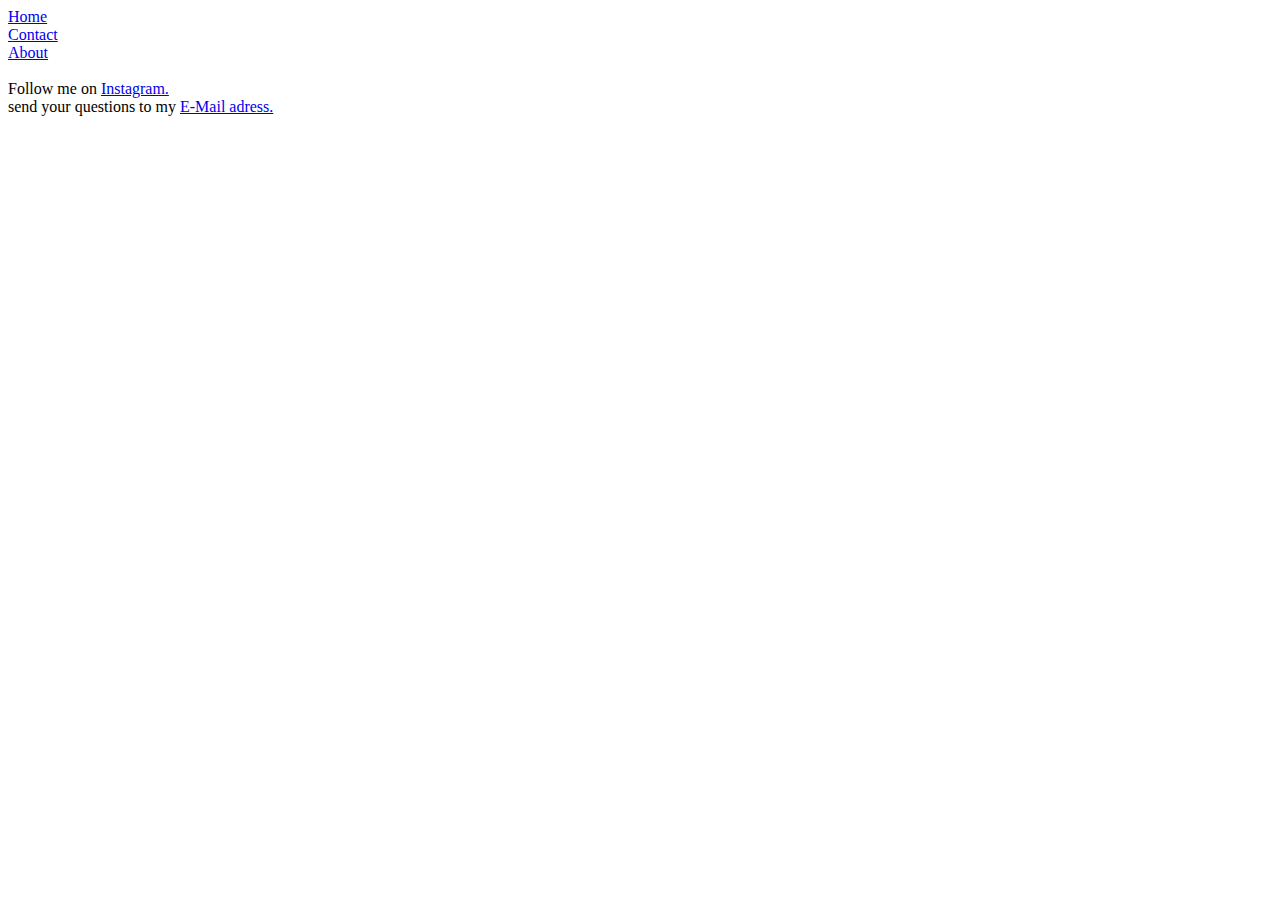
<file: Day-2-exercises/contactUs.html>
<!DOCTYPE html>
<html lang="en">
<head>
    <meta charset="UTF-8">
    <meta http-equiv="X-UA-Compatible" content="IE=edge">
    <meta name="viewport" content="width=device-width, initial-scale=1.0">
    <title>Document</title>
</head>
<body>
    <li><a href="index.html">Home</a></li>
    <li><a href="contactUs.html">Contact</a></li>
    <li><a href="About.html">About</a></li>  
    <br>
    <th>
        <tr>Follow me on  <a href="https://www.instagram.com/yahia_albghdadi/">Instagram.</a></tr>
        <br>
        <tr>send your questions to my <a href="mailto: albghdadiyahia5@gmail.com">E-Mail adress.</a></tr>
        <br>
        <tr></tr>
        <tr></tr>
    </th>
</body>
</html>
</file>
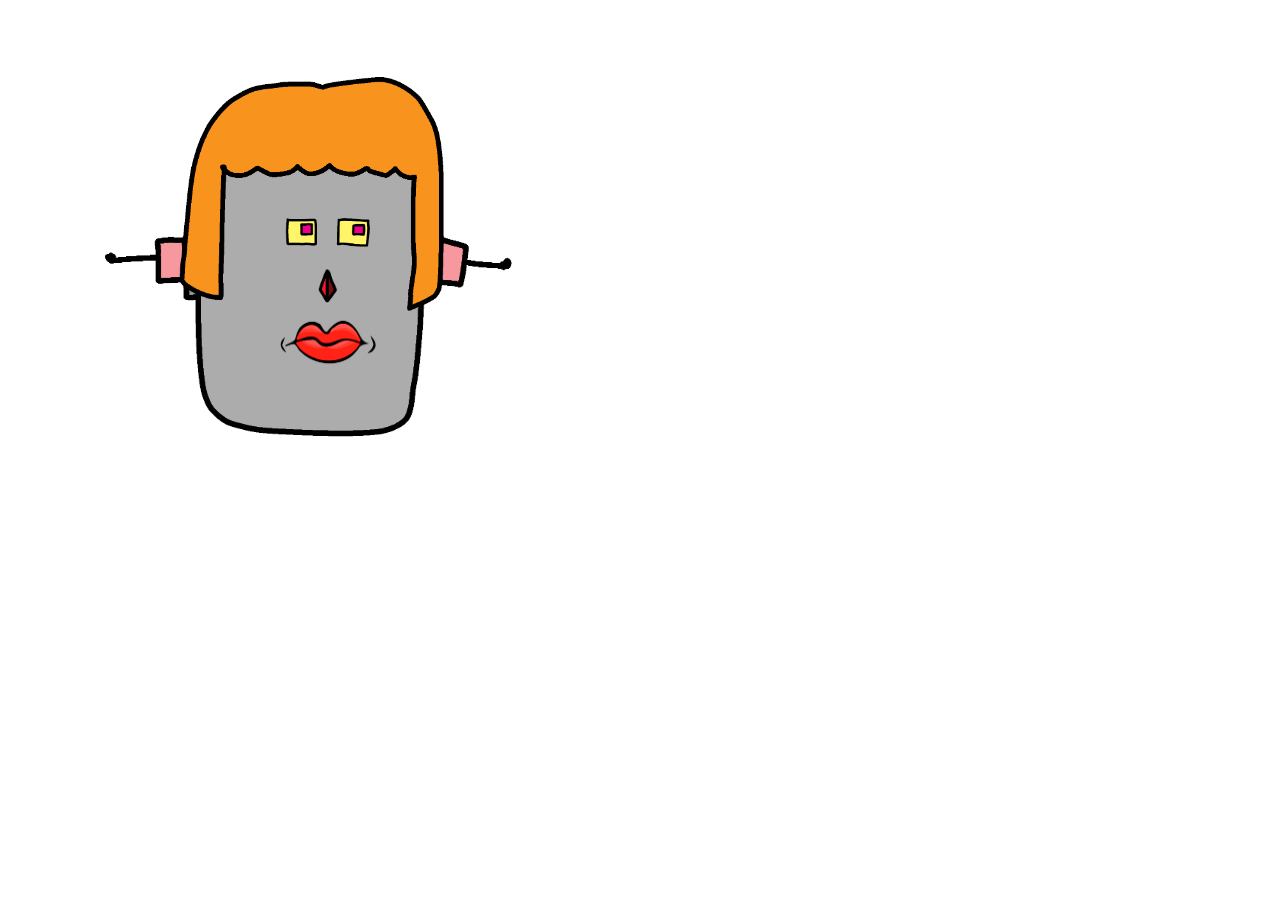
<file: Day-3-exercises/Intermediate_P2/robot.html>
<html>

  <head>
    <link rel="stylesheet" href="robot.css">
  </head>
  
  <body>
    <img id="face" src="face.png">
    <img id="eyes2" src="eyes2.png">
    <img id="mouth1" src="mouth.png">
    <img id="nose2" src="nose2.png">
    <img id="ears2" src="ears2.png">
    <img id="hair2" src="hair2.png">
  </body>
  
</html>
</file>
<file: Day-4-exercises/style.css>
body{
    margin: 0px;
    padding: 0px;
}

.navbar{
    display: flex;
    flex-wrap: wrap;
    text-align: center;
    background-color:black ;
    padding: 5px;
    align-items: center;
    justify-content:center;
    
    width: auto;
}

.navbar > *{
    padding: 5px 
}

.logo{
    display: flex;
    width: 10%;
    width: 100px;
}

.austria{
    display: flex;
    width: 80px;
}

#search-bar{
    width: 93%;
    height: 40px;
    border-radius: 5px;
}
.search-div{
    width: 63%;
    margin: 0px;
    padding: 0px;
    justify-content: space-between;
}

button{
    background-color: rgb(243, 185, 78);
    border:none;
    border-radius: 5px;
    width: 6%;
}

.countries{
    width: 150px;
}

.topSecret{
    text-align: center;
    font-size: 50px;
    font-weight: bold;
    color: orangered;
}
</file>
<file: Day-3-exercises/Intermediate/style.css>
a {
    font-weight: bold;
}

a:link,
a:visited {
    text-decoration: none;
    color: #333;
}

a:hover,
a:active {
    text-decoration: underline;
    color: #F36;
}

body {
    background: #f4f4f4 url(pagebg.gif) repeat-y top center;
    font: 69%/1.5em 'Lucida Sans Unicode', 'Lucida Grande', verdana, arial, sans-serif;
    color: #333;
    margin: 0;
    padding: 0;
    text-align: center;
}

p {
    margin: 0 0 10px;
}

#container {
    position: relative;
    background: transparent;
    margin: 0 auto;
    text-align: justify;
    width: 600px;
   
}

#container h3 {
    font-size: 110%;
    font-weight: bold;
    margin-bottom: 10px;
    margin-top: 30px;
}

#pageHeader {
    margin: 0;
    padding-top: 15px;
    height: 300px;
    background: #FFF url(header.jpg) no-repeat bottom;
    border-bottom: 15px solid #FFF;
    text-align: right;
}

#pageHeader h1,
#pageHeader h2 {
    margin: 0;
    padding: 10px;
    color: #FFFFFF;
}

#preamble {
    position: absolute;
    top: 330px;
    right: 0;
    z-index: 2;
    width: 190px;
    font-size: 90%;
    color: #FFF;
    text-align: left;
    border-bottom: 15px solid #FFF;
    line-height: 14px;
    padding-top: 10px;
}

#preamble p {
    margin: 0 17px 15px 15px;
}

#preamble h3 {
    height: 30px;
    margin: 0;
    padding: 0;
}

#preamble h3 span {
    margin: 0;
    padding: 10px;
}

#supportingText {
    margin: 0 205px 0 0;
    background-color: #DFE3C6;
    padding-top: 20px;
}

#supportingText p {
    margin: 0 20px 15px 20px;
}

#explanation h3 {
    height: 30px;
    margin: 0;
    padding: 0;
}

#explanation h3 span {
    margin: 0;
    padding: 20px;
}

#participation h3 {
    height: 37px;
    margin: 0;
    padding: 0;
}

#participation h3 span {
    margin: 0;
    padding: 20px;
}

#benefits h3 {
    height: 37px;
    margin: 0;
    padding: 0;
}

#benefits h3 span {
    margin: 0;
    padding: 20px;
}

#footer {
    border-top: 15px solid #FFF;
    padding: 10px 15px 10px 10px;
    text-align: right;
    margin: 0;
    background-color: #DFE3C6;
}

#footer a {
    margin-left: 20px;
    color: #CCC;
}

#footer a:hover,
#footer a:active {
    color: #FFF;
}

#linkList {
    background: transparent;
    padding: 0;
    margin: 0;
    width: 190px;
    position: absolute;
    top: 350px;
    right: 0;
    font-size: 90%;
}

#linkList ul {
    margin: 0;
    padding: 0;
    list-style: none;
}

#lselect ul,
#larchives ul,
#lresources ul {
    margin-top: -10px;
    margin-bottom: -10px;
}

#linkList li {
    display: block;
    padding: 8px 0 7px 12px;
    margin: 0;
    line-height: 160%;
    border-bottom: 1px solid #FFF;
}

#linkList li a {
    color: #FFFFFF;
    font: bold 110% arial, helvectica, sans-serif;
}

#linkList li:hover {
    background-color: #7E8459;
    background-position: 0 0;
}

#linkList li:hover a {
    color: #FFF;
}

#lselect {
    color: #377774;
}

#lselect li:hover {
    color: #656565;
}

#lselect li a {
    text-transform: uppercase;
    font: bold 110% arial, helvectica, sans-serif;
    display: block;
    margin: 0;
    padding: 0;
}

#lselect li:hover a {
    color: #FFF;
}

#lselect li a.c:link,
#lselect li a.c:visited {
    display: inline;
    font-weight: normal;
    text-transform: none;
    font-size: 100%;
    color: #377774;
}

#lselect li:hover a.c {
    color: #FFB9CB;
}

h3.archives {
    height: 30px;
    margin: 0;
    padding: 0;
}

h3.archives span {
    margin: 0;
    padding: 10px;
    color: #FFFFFF;
}
</file>
<file: Day-4-exercises/E2/style.css>
body {
  margin: 0px;
  padding: 0px;
}

.album {
  display: -webkit-box;
  display: -ms-flexbox;
  display: flex;
  width: 50%;
  margin: auto;
  -webkit-box-pack: center;
      -ms-flex-pack: center;
          justify-content: center;
}

.column1, .column2 {
  display: -webkit-box;
  display: -ms-flexbox;
  display: flex;
  -webkit-box-orient: vertical;
  -webkit-box-direction: normal;
      -ms-flex-direction: column;
          flex-direction: column;
  width: 50%;
  padding: 10px;
}

img {
  max-width: 100%;
  max-height: 100%;
  padding: 10px;
}
/*# sourceMappingURL=style.css.map */
</file>
<file: Day-4-exercises/E3/style.css>
body {
  margin: 0px;
  padding: 0px;
}

.navbar {
  display: -webkit-box;
  display: -ms-flexbox;
  display: flex;
  -ms-flex-wrap: wrap;
      flex-wrap: wrap;
  text-align: center;
  background-color: black;
  padding: 0px;
  -webkit-box-align: center;
      -ms-flex-align: center;
          align-items: center;
  -webkit-box-pack: center;
      -ms-flex-pack: center;
          justify-content: center;
  width: auto;
}

.navbar > * {
  padding: 5px;
}

.logo {
  display: -webkit-box;
  display: -ms-flexbox;
  display: flex;
  width: 10%;
  width: 100px;
}

.austria {
  display: -webkit-box;
  display: -ms-flexbox;
  display: flex;
  width: 80px;
}

#search-bar {
  width: 93%;
  height: 40px;
  border-radius: 5px;
}

.search-div {
  width: 63%;
  margin: 0px;
  padding: 0px;
  -webkit-box-pack: justify;
      -ms-flex-pack: justify;
          justify-content: space-between;
}

button {
  background-color: #f3b94e;
  border: none;
  border-radius: 5px;
  width: 6%;
}

.countries {
  width: 150px;
}

.secnav {
  display: -webkit-box;
  display: -ms-flexbox;
  display: flex;
  width: auto;
  height: 40px;
  background-color: #233350;
  -webkit-box-align: center;
      -ms-flex-align: center;
          align-items: center;
}

.secnav_links {
  display: -webkit-inline-box;
  display: -ms-inline-flexbox;
  display: inline-flex;
  padding: 10px;
  color: white;
  text-decoration: none;
  height: 10px;
  -webkit-box-align: center;
      -ms-flex-align: center;
          align-items: center;
}

.secnav_links:hover {
  border: 1px solid white;
  border-radius: 5px;
}

.links {
  text-decoration: none;
  color: white;
}

.container {
  display: -webkit-box;
  display: -ms-flexbox;
  display: flex;
  -webkit-box-orient: vertical;
  -webkit-box-direction: normal;
      -ms-flex-direction: column;
          flex-direction: column;
  -ms-flex-wrap: wrap;
      flex-wrap: wrap;
  width: 75%;
  margin: 0px auto;
  -webkit-box-pack: center;
      -ms-flex-pack: center;
          justify-content: center;
  background-image: -webkit-gradient(linear, left top, left bottom, from(#305bb8), to(white));
  background-image: linear-gradient(#305bb8, white);
  min-width: -webkit-fit-content;
  min-width: -moz-fit-content;
  min-width: fit-content;
}

.hero {
  width: 100%;
  min-width: 200px;
  max-width: 500px;
}

.column1 {
  display: -webkit-inline-box;
  display: -ms-inline-flexbox;
  display: inline-flex;
}

.column2 {
  display: block;
}

.signIn {
  text-align: center;
  padding: 10%;
  background-color: white;
  border: 10px solid rgba(255, 255, 255, 0.5);
  margin: 20px;
  max-width: 100%;
}

.holder {
  display: -webkit-box;
  display: -ms-flexbox;
  display: flex;
  -webkit-box-orient: vertical;
  -webkit-box-direction: normal;
      -ms-flex-direction: column;
          flex-direction: column;
  max-width: -webkit-max-content;
  max-width: -moz-max-content;
  max-width: max-content;
}

.table {
  max-width: -webkit-fit-content;
  max-width: -moz-fit-content;
  max-width: fit-content;
  padding: 2%;
  background-color: white;
  border: 10px solid rgba(255, 255, 255, 0.5);
  margin: 20px;
  -webkit-box-shadow: 4px 2px 2px #8791a7;
          box-shadow: 4px 2px 2px #8791a7;
}

.secureButton {
  width: 70px;
}

h2 {
  width: 100%;
}
/*# sourceMappingURL=style.css.map */
</file>
<file: Day-5-exercises/E1/style.css>
* {
  margin: 0px;
  padding: 0px;
}

ul a {
  display: -webkit-box;
  display: -ms-flexbox;
  display: flex;
  color: white;
}

.navbar {
  background-color: #457a7c;
  -webkit-box-align: center;
      -ms-flex-align: center;
          align-items: center;
}

ul {
  display: -webkit-box;
  display: -ms-flexbox;
  display: flex;
  -webkit-box-pack: left;
      -ms-flex-pack: left;
          justify-content: left;
  list-style-type: none;
  -webkit-box-align: center;
      -ms-flex-align: center;
          align-items: center;
}

li > a {
  margin-left: 30px;
  text-decoration: none;
}

.logo {
  width: 50px;
}

.einstein {
  width: 100%;
  height: 800px;
  background-image: url("images/einstein.jpg");
  background-size: cover;
}

.einstein-img {
  width: 100%;
  height: 100%;
}

.footer {
  display: -webkit-box;
  display: -ms-flexbox;
  display: flex;
  margin: 0px;
  width: auto;
  background-color: #79304c;
  height: 120px;
  color: white;
  font-weight: bold;
  -webkit-box-align: center;
      -ms-flex-align: center;
          align-items: center;
  -webkit-box-pack: center;
      -ms-flex-pack: center;
          justify-content: center;
  font-weight: 100;
}

.footer-text {
  font-size: 50px;
}
/*# sourceMappingURL=style.css.map */
</file>
<file: Day-6-exercises/E1/style.css>
.youtube {
  background-color: #cf3939;
}

img {
  width: 10em;
  margin: 5px;
}

.the-con {
  background-color: white;
}

body {
  background-color: #e9e0e0;
}

p {
  font-weight: bold;
}
/*# sourceMappingURL=style.css.map */
</file>
<file: Day-3-exercises/Intermediate_P2/robot.css>
img {
  width: 50px;
  position: absolute
}
#face {
  width: 400px;
  margin: 8  916 522 108
}
#eyes2{
  margin: 200 0 0 270;
  width: 100;
}
#mouth1{
  margin: 300 0 0 270;
  width: 100;
}
#hair2{
  margin: 50 0 0 157;
  width: 300;
}
#nose2{
  margin: 250 0 0 300;
  width: 40;
}
#ears2{
  margin: 170 0 0 80;
  width: 450
}
</file>
